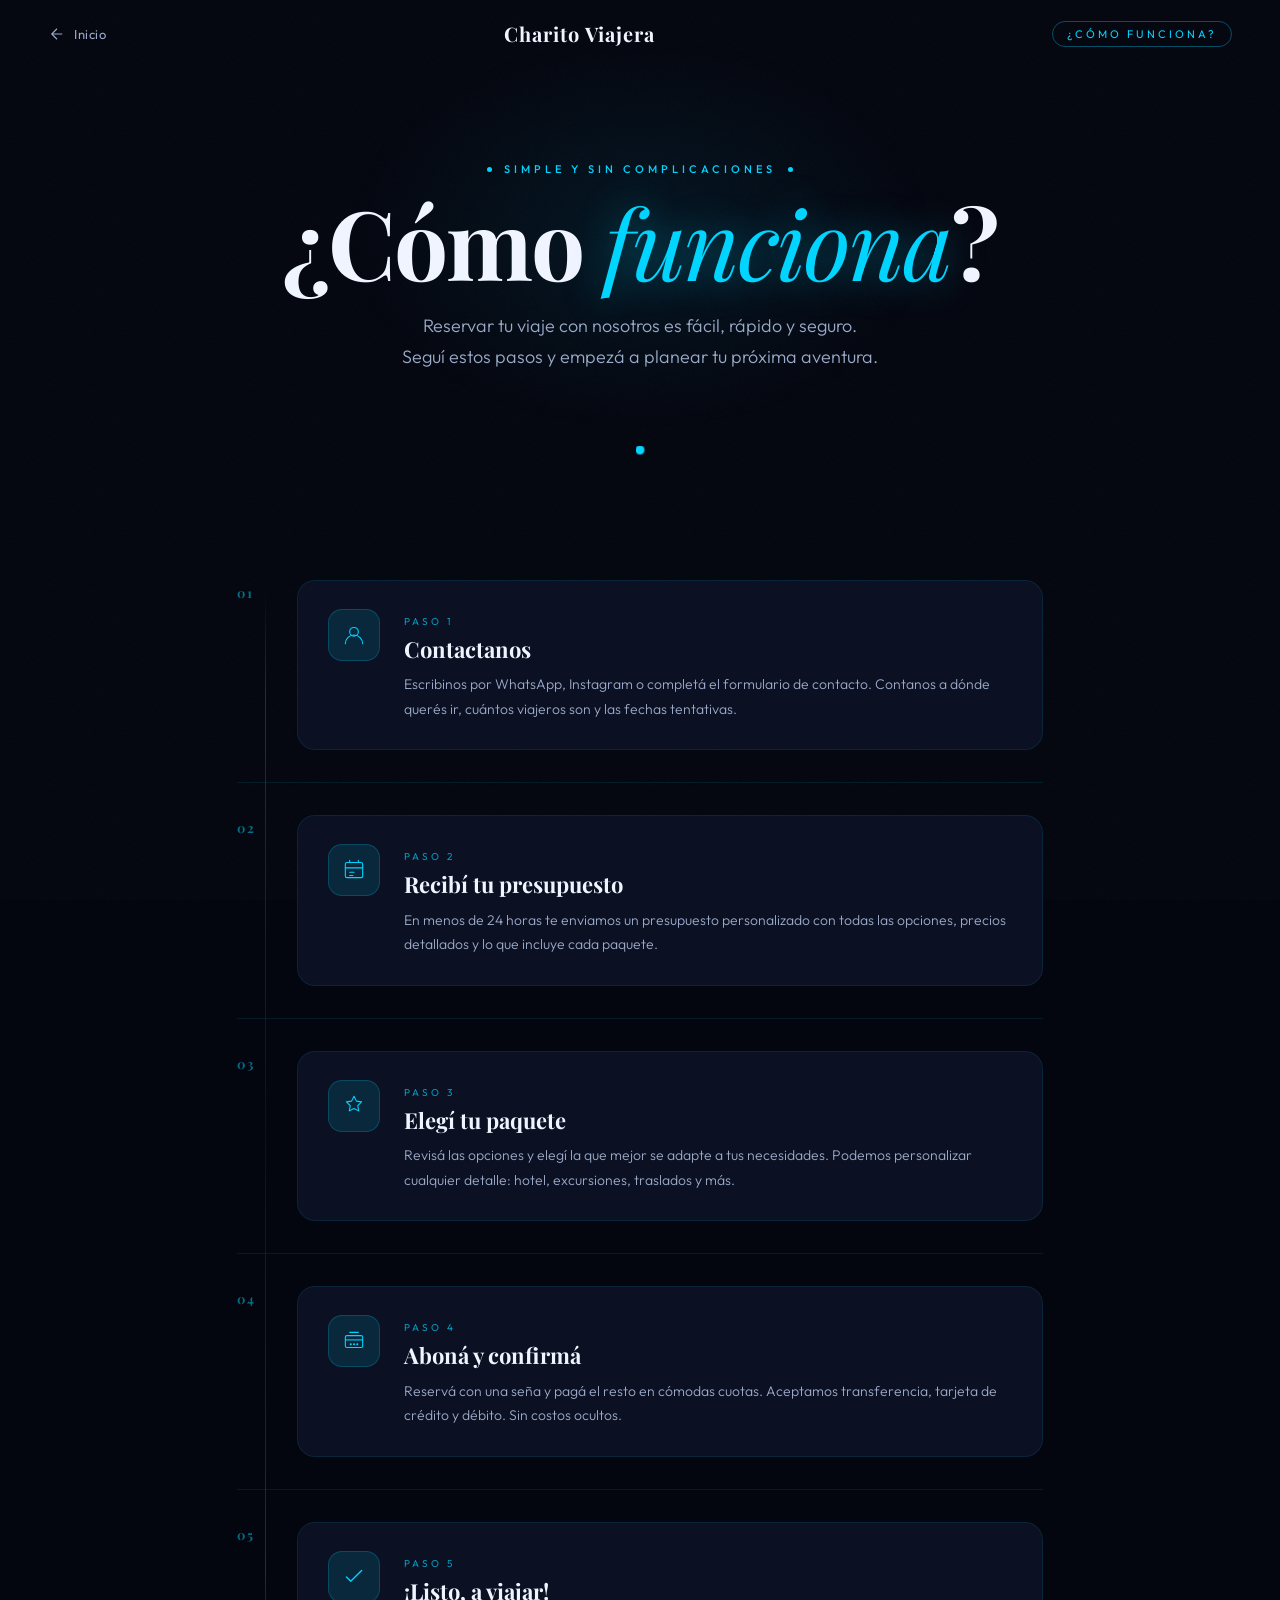
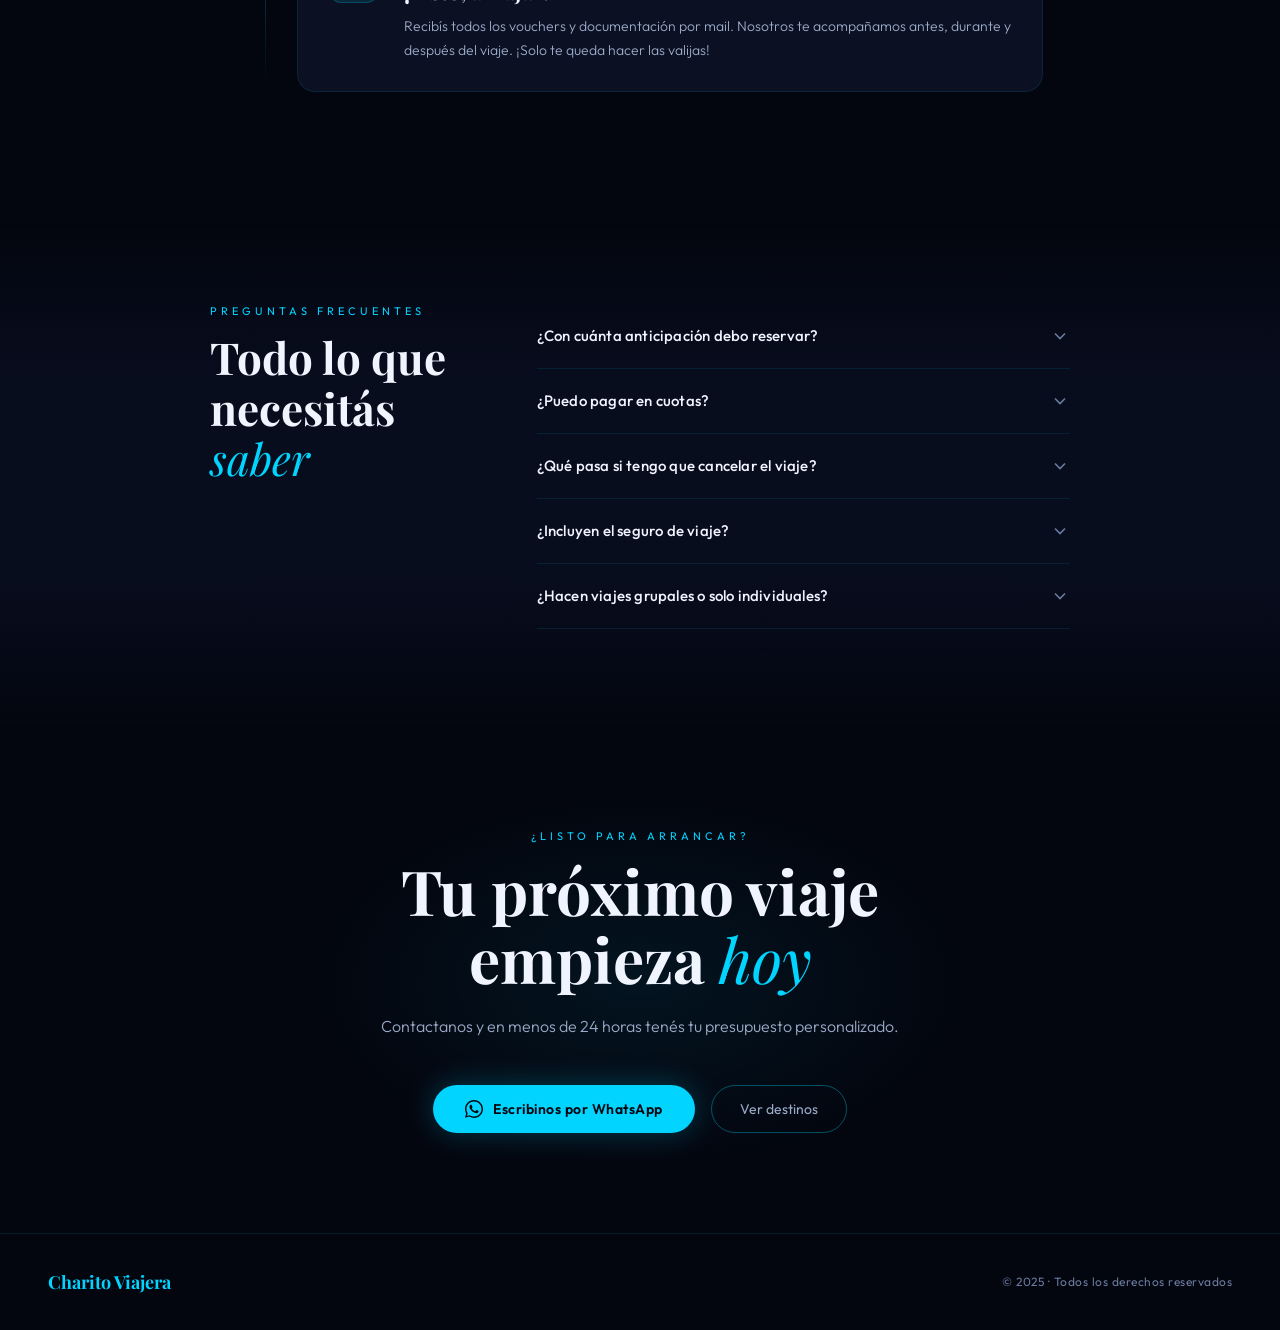
<file: como funciona.html>
<!DOCTYPE html>
<html lang="es">
<head>
<meta charset="UTF-8">
<meta name="viewport" content="width=device-width, initial-scale=1.0">
<title>¿Cómo Funciona? | Charito Viajera</title>
<link rel="stylesheet" href="css/como funciona.css">
<link href="https://fonts.googleapis.com/css2?family=Playfair+Display:ital,wght@0,400;0,700;1,400;1,700&family=Outfit:wght@300;400;500;600&display=swap" rel="stylesheet">
</head>
<body>

  <div class="grain"></div>

  <!-- NAV -->
  <nav id="main-nav">
    <a href="index.html" class="nav-back">
      <svg width="18" height="18" viewBox="0 0 24 24" fill="none" stroke="currentColor" stroke-width="1.5"><path d="M19 12H5M12 5l-7 7 7 7"/></svg>
      Inicio
    </a>
    <span class="nav-logo">Charito Viajera</span>
    <span class="nav-tag">¿Cómo funciona?</span>
  </nav>

  <!-- HERO -->
  <section class="hero">
    <div class="hero-glow"></div>
    <div class="hero-content">
      <p class="hero-eyebrow">
        <span class="dot"></span>
        Simple y sin complicaciones
        <span class="dot"></span>
      </p>
      <h1>¿Cómo <em>funciona</em>?</h1>
      <p class="hero-desc">
        Reservar tu viaje con nosotros es fácil, rápido y seguro.<br>
        Seguí estos pasos y empezá a planear tu próxima aventura.
      </p>
    </div>
  </section>

  <!-- STEPS -->
  <section class="steps-section">
    <div class="steps-wrapper">

      <!-- LINE connector -->
      <div class="connector-line"></div>

      <!-- STEP 1 -->
      <div class="step" data-step="1">
        <div class="step-number">01</div>
        <div class="step-card">
          <div class="step-icon-wrap">
            <svg viewBox="0 0 48 48" fill="none" xmlns="http://www.w3.org/2000/svg">
              <circle cx="24" cy="18" r="8" stroke="currentColor" stroke-width="2"/>
              <path d="M8 40c0-8.837 7.163-16 16-16s16 7.163 16 16" stroke="currentColor" stroke-width="2" stroke-linecap="round"/>
            </svg>
          </div>
          <div class="step-text">
            <span class="step-tag">Paso 1</span>
            <h3>Contactanos</h3>
            <p>Escribinos por WhatsApp, Instagram o completá el formulario de contacto. Contanos a dónde querés ir, cuántos viajeros son y las fechas tentativas.</p>
          </div>
        </div>
      </div>

      <!-- STEP 2 -->
      <div class="step" data-step="2">
        <div class="step-number">02</div>
        <div class="step-card">
          <div class="step-icon-wrap">
            <svg viewBox="0 0 48 48" fill="none" xmlns="http://www.w3.org/2000/svg">
              <rect x="8" y="10" width="32" height="28" rx="3" stroke="currentColor" stroke-width="2"/>
              <path d="M16 10V6M32 10V6M8 20h32" stroke="currentColor" stroke-width="2" stroke-linecap="round"/>
              <path d="M16 28h8M16 34h6" stroke="currentColor" stroke-width="2" stroke-linecap="round"/>
            </svg>
          </div>
          <div class="step-text">
            <span class="step-tag">Paso 2</span>
            <h3>Recibí tu presupuesto</h3>
            <p>En menos de 24 horas te enviamos un presupuesto personalizado con todas las opciones, precios detallados y lo que incluye cada paquete.</p>
          </div>
        </div>
      </div>

      <!-- STEP 3 -->
      <div class="step" data-step="3">
        <div class="step-number">03</div>
        <div class="step-card">
          <div class="step-icon-wrap">
            <svg viewBox="0 0 48 48" fill="none" xmlns="http://www.w3.org/2000/svg">
              <path d="M24 6l4.5 9 9.5 1.4-7 6.8 1.6 9.8L24 28.5l-8.6 4.5 1.6-9.8-7-6.8 9.5-1.4z" stroke="currentColor" stroke-width="2" stroke-linejoin="round"/>
            </svg>
          </div>
          <div class="step-text">
            <span class="step-tag">Paso 3</span>
            <h3>Elegí tu paquete</h3>
            <p>Revisá las opciones y elegí la que mejor se adapte a tus necesidades. Podemos personalizar cualquier detalle: hotel, excursiones, traslados y más.</p>
          </div>
        </div>
      </div>

      <!-- STEP 4 -->
      <div class="step" data-step="4">
        <div class="step-number">04</div>
        <div class="step-card">
          <div class="step-icon-wrap">
            <svg viewBox="0 0 48 48" fill="none" xmlns="http://www.w3.org/2000/svg">
              <rect x="8" y="14" width="32" height="22" rx="3" stroke="currentColor" stroke-width="2"/>
              <path d="M8 22h32" stroke="currentColor" stroke-width="2"/>
              <path d="M16 8h16" stroke="currentColor" stroke-width="2" stroke-linecap="round"/>
              <circle cx="18" cy="30" r="2" fill="currentColor"/>
              <circle cx="24" cy="30" r="2" fill="currentColor"/>
              <circle cx="30" cy="30" r="2" fill="currentColor"/>
            </svg>
          </div>
          <div class="step-text">
            <span class="step-tag">Paso 4</span>
            <h3>Aboná y confirmá</h3>
            <p>Reservá con una seña y pagá el resto en cómodas cuotas. Aceptamos transferencia, tarjeta de crédito y débito. Sin costos ocultos.</p>
          </div>
        </div>
      </div>

      <!-- STEP 5 -->
      <div class="step" data-step="5">
        <div class="step-number">05</div>
        <div class="step-card">
          <div class="step-icon-wrap">
            <svg viewBox="0 0 48 48" fill="none" xmlns="http://www.w3.org/2000/svg">
              <path d="M10 24l8 8 20-20" stroke="currentColor" stroke-width="2.5" stroke-linecap="round" stroke-linejoin="round"/>
            </svg>
          </div>
          <div class="step-text">
            <span class="step-tag">Paso 5</span>
            <h3>¡Listo, a viajar!</h3>
            <p>Recibís todos los vouchers y documentación por mail. Nosotros te acompañamos antes, durante y después del viaje. ¡Solo te queda hacer las valijas!</p>
          </div>
        </div>
      </div>

    </div>
  </section>

  <!-- FAQ -->
  <section class="faq-section">
    <div class="faq-inner">
      <div class="faq-header">
        <p class="section-sup">Preguntas frecuentes</p>
        <h2>Todo lo que<br>necesitás <em>saber</em></h2>
      </div>

      <div class="faq-list">

        <div class="faq-item">
          <button class="faq-question" aria-expanded="false">
            <span>¿Con cuánta anticipación debo reservar?</span>
            <svg class="faq-icon" viewBox="0 0 24 24" fill="none" stroke="currentColor" stroke-width="2"><path d="M6 9l6 6 6-6"/></svg>
          </button>
          <div class="faq-answer">
            <p>Lo ideal es hacerlo con al menos 30 días de anticipación para destinos nacionales y 60 días para internacionales. Sin embargo, también gestionamos viajes de última hora según disponibilidad.</p>
          </div>
        </div>

        <div class="faq-item">
          <button class="faq-question" aria-expanded="false">
            <span>¿Puedo pagar en cuotas?</span>
            <svg class="faq-icon" viewBox="0 0 24 24" fill="none" stroke="currentColor" stroke-width="2"><path d="M6 9l6 6 6-6"/></svg>
          </button>
          <div class="faq-answer">
            <p>Sí. Trabajamos con todas las tarjetas de crédito con opciones de hasta 12 cuotas. También aceptamos transferencia bancaria y efectivo con descuento especial.</p>
          </div>
        </div>

        <div class="faq-item">
          <button class="faq-question" aria-expanded="false">
            <span>¿Qué pasa si tengo que cancelar el viaje?</span>
            <svg class="faq-icon" viewBox="0 0 24 24" fill="none" stroke="currentColor" stroke-width="2"><path d="M6 9l6 6 6-6"/></svg>
          </button>
          <div class="faq-answer">
            <p>Cada paquete tiene su política de cancelación detallada en el presupuesto. En general, si cancelás con más de 30 días de anticipación, podés recuperar hasta el 80% del importe. Siempre recomendamos contratar seguro de viaje.</p>
          </div>
        </div>

        <div class="faq-item">
          <button class="faq-question" aria-expanded="false">
            <span>¿Incluyen el seguro de viaje?</span>
            <svg class="faq-icon" viewBox="0 0 24 24" fill="none" stroke="currentColor" stroke-width="2"><path d="M6 9l6 6 6-6"/></svg>
          </button>
          <div class="faq-answer">
            <p>Algunos paquetes lo incluyen, en otros es opcional. Para viajes internacionales lo recomendamos fuertemente. Podemos cotizarte el mejor seguro según tu destino y duración.</p>
          </div>
        </div>

        <div class="faq-item">
          <button class="faq-question" aria-expanded="false">
            <span>¿Hacen viajes grupales o solo individuales?</span>
            <svg class="faq-icon" viewBox="0 0 24 24" fill="none" stroke="currentColor" stroke-width="2"><path d="M6 9l6 6 6-6"/></svg>
          </button>
          <div class="faq-answer">
            <p>¡Ambos! Organizamos tanto viajes individuales y familiares como grupos grandes (empresas, egresados, amigos). Para grupos de más de 10 personas tenemos precios especiales.</p>
          </div>
        </div>

      </div>
    </div>
  </section>

  <!-- CTA FINAL -->
  <section class="cta-section">
    <div class="cta-glow"></div>
    <div class="cta-inner">
      <p class="section-sup">¿Listo para arrancar?</p>
      <h2>Tu próximo viaje<br>empieza <em>hoy</em></h2>
      <p class="cta-desc">Contactanos y en menos de 24 horas tenés tu presupuesto personalizado.</p>
      <div class="cta-buttons">
        <a href="#" class="btn-primary">
          <svg width="18" height="18" viewBox="0 0 24 24" fill="currentColor"><path d="M17.472 14.382c-.297-.149-1.758-.867-2.03-.967-.273-.099-.471-.148-.67.15-.197.297-.767.966-.94 1.164-.173.199-.347.223-.644.075-.297-.15-1.255-.463-2.39-1.475-.883-.788-1.48-1.761-1.653-2.059-.173-.297-.018-.458.13-.606.134-.133.298-.347.446-.52.149-.174.198-.298.298-.497.099-.198.05-.371-.025-.52-.075-.149-.669-1.612-.916-2.207-.242-.579-.487-.5-.669-.51-.173-.008-.371-.01-.57-.01-.198 0-.52.074-.792.372-.272.297-1.04 1.016-1.04 2.479 0 1.462 1.065 2.875 1.213 3.074.149.198 2.096 3.2 5.077 4.487.709.306 1.262.489 1.694.625.712.227 1.36.195 1.871.118.571-.085 1.758-.719 2.006-1.413.248-.694.248-1.289.173-1.413-.074-.124-.272-.198-.57-.347z"/><path d="M12 0C5.373 0 0 5.373 0 12c0 2.123.554 4.116 1.526 5.845L.057 23.5l5.773-1.517A11.94 11.94 0 0012 24c6.627 0 12-5.373 12-12S18.627 0 12 0zm0 22c-1.885 0-3.655-.493-5.191-1.357l-.371-.22-3.857 1.01 1.03-3.742-.24-.384A9.96 9.96 0 012 12C2 6.477 6.477 2 12 2s10 4.477 10 10-4.477 10-10 10z"/></svg>
          Escribinos por WhatsApp
        </a>
        <a href="index.html" class="btn-ghost">Ver destinos</a>
      </div>
    </div>
  </section>

  <footer>
    <div class="footer-inner">
      <span class="footer-logo">Charito Viajera</span>
      <span class="footer-copy">© 2025 · Todos los derechos reservados</span>
    </div>
  </footer>

<script>
  /* NAV SCROLL */
  const nav = document.getElementById('main-nav');
  window.addEventListener('scroll', () => {
    nav.classList.toggle('scrolled', window.scrollY > 50);
  });

  /* INTERSECTION OBSERVER — steps + faq items */
  const observer = new IntersectionObserver(entries => {
    entries.forEach(e => {
      if (e.isIntersecting) {
        e.target.classList.add('visible');
        observer.unobserve(e.target);
      }
    });
  }, { threshold: 0.12 });

  document.querySelectorAll('.step, .faq-item, .cta-inner').forEach((el, i) => {
    el.style.transitionDelay = `${i * 0.08}s`;
    observer.observe(el);
  });

  /* FAQ ACCORDION */
  document.querySelectorAll('.faq-question').forEach(btn => {
    btn.addEventListener('click', () => {
      const item   = btn.closest('.faq-item');
      const answer = item.querySelector('.faq-answer');
      const isOpen = btn.getAttribute('aria-expanded') === 'true';

      /* close all */
      document.querySelectorAll('.faq-item').forEach(i => {
        i.querySelector('.faq-question').setAttribute('aria-expanded', 'false');
        i.querySelector('.faq-answer').style.maxHeight = null;
        i.classList.remove('open');
      });

      /* open clicked if it was closed */
      if (!isOpen) {
        btn.setAttribute('aria-expanded', 'true');
        answer.style.maxHeight = answer.scrollHeight + 'px';
        item.classList.add('open');
      }
    });
  });

  /* CURSOR */
  document.addEventListener('mousemove', e => {
    document.body.style.setProperty('--cx', e.clientX + 'px');
    document.body.style.setProperty('--cy', e.clientY + 'px');
  });
</script>
</body>
</html>
</file>
<file: css/como funciona.css>
/* ═══════════════════════════════════════════
   como-funciona.css · Charito Viajera
   Simple, profesional, consistente con la marca
═══════════════════════════════════════════ */

@import url('https://fonts.googleapis.com/css2?family=Playfair+Display:ital,wght@0,400;0,700;1,400;1,700&family=Outfit:wght@300;400;500;600&display=swap');

/* ── VARIABLES ── */
:root {
  --navy:         #04060f;
  --navy-2:       #080d1e;
  --navy-3:       #0d1530;
  --card-bg:      #0b1022;
  --cyan:         #00d4ff;
  --cyan-dim:     rgba(0,212,255,0.12);
  --cyan-glow:    rgba(0,212,255,0.2);
  --white:        #f0f4ff;
  --muted:        #6a7a9e;
  --muted-light:  #9aaac8;
  --border:       rgba(0,212,255,0.1);
  --border-hover: rgba(0,212,255,0.35);
  --font-display: 'Playfair Display', Georgia, serif;
  --font-body:    'Outfit', sans-serif;
}

/* ── RESET ── */
*, *::before, *::after {
  margin: 0; padding: 0;
  box-sizing: border-box;
}
html { scroll-behavior: smooth; }

body {
  background: var(--navy);
  color: var(--white);
  font-family: var(--font-body);
  overflow-x: hidden;
  cursor: none;
}

/* ── CURSOR ── */
body::after {
  content: '';
  position: fixed;
  width: 9px; height: 9px;
  border-radius: 50%;
  background: var(--cyan);
  pointer-events: none;
  z-index: 9999;
  mix-blend-mode: screen;
  transform: translate(-50%, -50%);
  top: var(--cy, 50%);
  left: var(--cx, 50%);
  transition: transform .08s;
}

/* ── GRAIN ── */
.grain {
  position: fixed; inset: 0;
  z-index: 0; pointer-events: none;
  opacity: .03;
  background-image: url("data:image/svg+xml,%3Csvg viewBox='0 0 256 256' xmlns='http://www.w3.org/2000/svg'%3E%3Cfilter id='n'%3E%3CfeTurbulence type='fractalNoise' baseFrequency='0.9' numOctaves='4' stitchTiles='stitch'/%3E%3C/filter%3E%3Crect width='100%25' height='100%25' filter='url(%23n)'/%3E%3C/svg%3E");
  background-size: 200px;
}

/* ── NAV ── */
nav {
  position: fixed;
  top: 0; left: 0; right: 0;
  z-index: 100;
  padding: 20px 48px;
  display: flex;
  align-items: center;
  justify-content: space-between;
  transition: background .4s, border-color .4s;
}
nav.scrolled {
  background: rgba(4,6,15,.9);
  backdrop-filter: blur(20px);
  border-bottom: 1px solid var(--border);
}

.nav-back {
  display: flex; align-items: center; gap: 8px;
  color: var(--muted-light); text-decoration: none;
  font-size: 13px; font-weight: 400; letter-spacing: .5px;
  transition: color .3s;
}
.nav-back:hover { color: var(--cyan); }
.nav-back svg { transition: transform .3s; }
.nav-back:hover svg { transform: translateX(-3px); }

.nav-logo {
  font-family: var(--font-display);
  font-size: 20px; font-weight: 700;
  color: var(--white); letter-spacing: 1px;
}

.nav-tag {
  font-size: 11px; letter-spacing: 3px;
  text-transform: uppercase; color: var(--cyan);
  border: 1px solid var(--border-hover);
  padding: 5px 14px; border-radius: 20px;
}

/* ── HERO ── */
.hero {
  position: relative;
  min-height: 52vh;
  display: flex; align-items: center; justify-content: center;
  text-align: center;
  padding: 140px 24px 80px;
  z-index: 1; overflow: hidden;
}

.hero-glow {
  position: absolute;
  top: 50%; left: 50%;
  transform: translate(-50%, -50%);
  width: 600px; height: 400px;
  border-radius: 50%;
  background: radial-gradient(ellipse, rgba(0,212,255,.08) 0%, transparent 70%);
  pointer-events: none;
  animation: glowPulse 7s ease-in-out infinite;
}
@keyframes glowPulse {
  0%,100% { opacity:.6; transform: translate(-50%,-50%) scale(1); }
  50%      { opacity:1;  transform: translate(-50%,-50%) scale(1.08); }
}

.hero-content { position: relative; z-index: 2; }

.hero-eyebrow {
  display: inline-flex; align-items: center; gap: 12px;
  font-size: 11px; font-weight: 500; letter-spacing: 4px;
  text-transform: uppercase; color: var(--cyan);
  margin-bottom: 20px;
  opacity: 0; transform: translateY(16px);
  animation: fadeUp .7s .1s forwards;
}

.dot {
  display: inline-block; width: 5px; height: 5px;
  border-radius: 50%; background: var(--cyan);
  animation: blink 2s ease-in-out infinite;
}
.dot:last-child { animation-delay: 1s; }
@keyframes blink { 0%,100%{opacity:.4} 50%{opacity:1} }

.hero h1 {
  font-family: var(--font-display);
  font-size: clamp(48px, 8vw, 96px);
  font-weight: 700; line-height: .95;
  color: var(--white); letter-spacing: -2px;
  opacity: 0; transform: translateY(22px);
  animation: fadeUp .8s .25s forwards;
}
.hero h1 em {
  font-style: italic; font-weight: 400; color: var(--cyan);
  text-shadow: 0 0 40px rgba(0,212,255,.4);
}

.hero-desc {
  font-size: clamp(15px,1.8vw,18px); font-weight: 300;
  color: var(--muted-light); line-height: 1.7;
  margin-top: 24px;
  opacity: 0; transform: translateY(16px);
  animation: fadeUp .7s .4s forwards;
}

/* ── STEPS SECTION ── */
.steps-section {
  position: relative; z-index: 1;
  padding: 80px 6% 100px;
  max-width: 960px; margin: 0 auto;
}

.steps-wrapper {
  position: relative;
  display: flex; flex-direction: column; gap: 0;
}

/* vertical connector line */
.connector-line {
  position: absolute;
  left: 28px; top: 40px; bottom: 40px;
  width: 1px;
  background: linear-gradient(
    to bottom,
    transparent,
    var(--cyan) 10%,
    rgba(0,212,255,.3) 50%,
    var(--cyan) 90%,
    transparent
  );
  opacity: .25;
}

/* ── STEP ── */
.step {
  display: flex;
  gap: 32px;
  align-items: flex-start;
  padding: 32px 0;
  border-bottom: 1px solid var(--border);
  opacity: 0; transform: translateX(-24px);
  transition: opacity .6s, transform .6s;
}
.step:last-child { border-bottom: none; }
.step.visible { opacity: 1; transform: translateX(0); }

.step-number {
  font-family: var(--font-display);
  font-size: 13px; font-weight: 700;
  color: var(--cyan); letter-spacing: 2px;
  opacity: .5;
  min-width: 28px;
  padding-top: 4px;
  flex-shrink: 0;
}

.step-card {
  display: flex; align-items: flex-start;
  gap: 24px; flex: 1;
  background: var(--card-bg);
  border: 1px solid var(--border);
  border-radius: 18px;
  padding: 28px 30px;
  transition: border-color .3s, box-shadow .3s, transform .3s;
}
.step-card:hover {
  border-color: var(--border-hover);
  box-shadow: 0 0 40px rgba(0,212,255,.06);
  transform: translateX(6px);
}

/* icon */
.step-icon-wrap {
  flex-shrink: 0;
  width: 52px; height: 52px;
  border-radius: 14px;
  background: var(--cyan-dim);
  border: 1px solid rgba(0,212,255,.2);
  display: flex; align-items: center; justify-content: center;
  color: var(--cyan);
  transition: background .3s;
}
.step-card:hover .step-icon-wrap {
  background: rgba(0,212,255,.18);
}
.step-icon-wrap svg {
  width: 26px; height: 26px;
}

/* text */
.step-text { flex: 1; }

.step-tag {
  display: inline-block;
  font-size: 10px; letter-spacing: 3px;
  text-transform: uppercase; color: var(--cyan);
  opacity: .7; margin-bottom: 8px;
}

.step-text h3 {
  font-family: var(--font-display);
  font-size: 22px; font-weight: 700;
  color: var(--white); margin-bottom: 10px;
  line-height: 1.2;
}

.step-text p {
  font-size: 14px; font-weight: 300;
  color: var(--muted-light); line-height: 1.75;
}

/* ── FAQ ── */
.faq-section {
  position: relative; z-index: 1;
  padding: 80px 6% 100px;
  background: linear-gradient(to bottom, transparent, var(--navy-2) 30%, var(--navy-2) 70%, transparent);
}

.faq-inner {
  max-width: 860px; margin: 0 auto;
  display: grid; grid-template-columns: 1fr 2fr; gap: 60px;
  align-items: start;
}

.faq-header { position: sticky; top: 100px; }

.section-sup {
  display: block; font-size: 11px; letter-spacing: 4px;
  text-transform: uppercase; color: var(--cyan); margin-bottom: 14px;
}

.faq-header h2 {
  font-family: var(--font-display);
  font-size: clamp(28px, 3.5vw, 44px);
  font-weight: 700; color: var(--white); line-height: 1.15;
}
.faq-header h2 em {
  font-style: italic; font-weight: 400; color: var(--cyan);
}

.faq-list {
  display: flex; flex-direction: column; gap: 0;
}

.faq-item {
  border-bottom: 1px solid var(--border);
  opacity: 0; transform: translateY(16px);
  transition: opacity .5s, transform .5s;
}
.faq-item.visible { opacity: 1; transform: translateY(0); }

.faq-question {
  width: 100%; background: none; border: none; cursor: pointer;
  display: flex; align-items: center; justify-content: space-between;
  gap: 16px; padding: 22px 0;
  text-align: left;
  color: var(--white); font-family: var(--font-body);
  font-size: 15px; font-weight: 500; letter-spacing: .2px;
  transition: color .3s;
}
.faq-question:hover { color: var(--cyan); }

.faq-icon {
  width: 20px; height: 20px; flex-shrink: 0;
  color: var(--muted); transition: transform .35s, color .3s;
}
.faq-item.open .faq-icon { transform: rotate(180deg); color: var(--cyan); }
.faq-question:hover .faq-icon { color: var(--cyan); }

.faq-answer {
  max-height: 0; overflow: hidden;
  transition: max-height .4s cubic-bezier(.25,.46,.45,.94);
}
.faq-answer p {
  font-size: 14px; font-weight: 300;
  color: var(--muted-light); line-height: 1.8;
  padding-bottom: 22px;
}

/* ── CTA FINAL ── */
.cta-section {
  position: relative; z-index: 1;
  padding: 100px 6%;
  text-align: center; overflow: hidden;
}

.cta-glow {
  position: absolute; top: 50%; left: 50%;
  transform: translate(-50%, -50%);
  width: 700px; height: 400px;
  border-radius: 50%;
  background: radial-gradient(ellipse, rgba(0,212,255,.07) 0%, transparent 70%);
  pointer-events: none;
}

.cta-inner {
  position: relative; z-index: 1;
  opacity: 0; transform: translateY(24px);
  transition: opacity .7s, transform .7s;
}
.cta-inner.visible { opacity: 1; transform: translateY(0); }

.cta-inner h2 {
  font-family: var(--font-display);
  font-size: clamp(36px, 5vw, 62px);
  font-weight: 700; color: var(--white); line-height: 1.1;
  margin-bottom: 0;
}
.cta-inner h2 em {
  font-style: italic; font-weight: 400; color: var(--cyan);
}

.cta-desc {
  font-size: 16px; font-weight: 300;
  color: var(--muted-light); line-height: 1.7;
  margin-top: 20px; margin-bottom: 44px;
}

.cta-buttons {
  display: flex; align-items: center; justify-content: center;
  gap: 16px; flex-wrap: wrap;
}

.btn-primary {
  display: inline-flex; align-items: center; gap: 10px;
  padding: 15px 32px;
  background: var(--cyan); color: var(--navy);
  text-decoration: none; border-radius: 40px;
  font-size: 14px; font-weight: 600; letter-spacing: .5px;
  transition: transform .3s, box-shadow .3s;
  box-shadow: 0 0 30px rgba(0,212,255,.25);
}
.btn-primary:hover {
  transform: translateY(-3px);
  box-shadow: 0 8px 40px rgba(0,212,255,.45);
}

.btn-ghost {
  display: inline-flex; align-items: center;
  padding: 14px 28px;
  border: 1px solid var(--border-hover);
  color: var(--muted-light); text-decoration: none;
  border-radius: 40px; font-size: 14px; font-weight: 400;
  transition: border-color .3s, color .3s;
}
.btn-ghost:hover { border-color: var(--cyan); color: var(--cyan); }

/* ── FOOTER ── */
footer {
  position: relative; z-index: 1;
  padding: 36px 48px;
  border-top: 1px solid var(--border);
  background: rgba(4,6,15,.8);
}
.footer-inner {
  display: flex; align-items: center; justify-content: space-between;
}
.footer-logo {
  font-family: var(--font-display);
  font-size: 18px; font-weight: 700; color: var(--cyan);
}
.footer-copy {
  font-size: 12px; color: var(--muted); letter-spacing: .5px;
}

/* ── KEYFRAMES ── */
@keyframes fadeUp {
  to { opacity: 1; transform: translateY(0); }
}

/* ── RESPONSIVE ── */
@media (max-width: 900px) {
  .faq-inner { grid-template-columns: 1fr; gap: 40px; }
  .faq-header { position: static; }
}

@media (max-width: 768px) {
  nav { padding: 16px 20px; }
  .nav-tag { display: none; }
  .steps-section { padding: 60px 5% 80px; }
  .step { gap: 16px; padding: 24px 0; }
  .step-card { flex-direction: column; gap: 16px; padding: 22px 20px; }
  .connector-line { left: 20px; }
  .faq-section { padding: 60px 5% 80px; }
  .cta-section { padding: 80px 5%; }
  .cta-buttons { flex-direction: column; align-items: center; }
  .footer-inner { flex-direction: column; gap: 10px; text-align: center; }
  body { cursor: auto; }
  body::after { display: none; }
}
</file>
